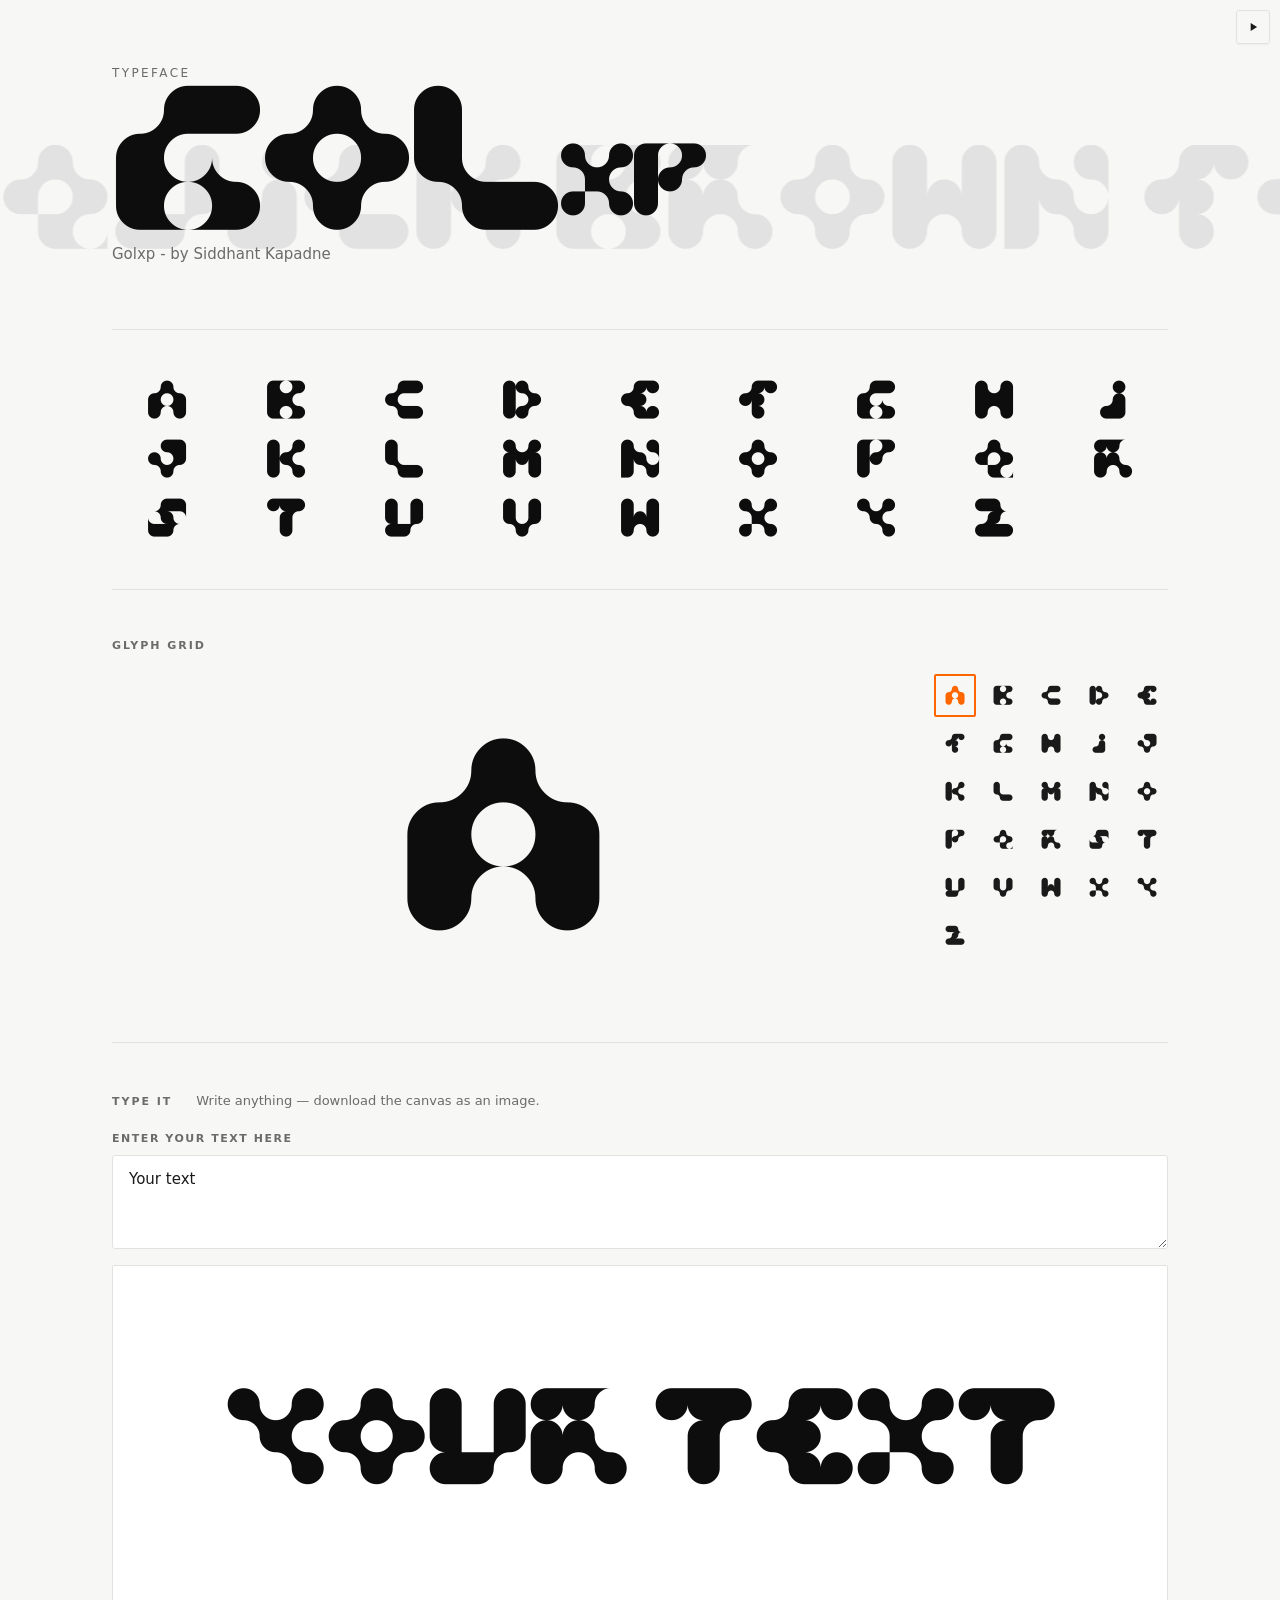
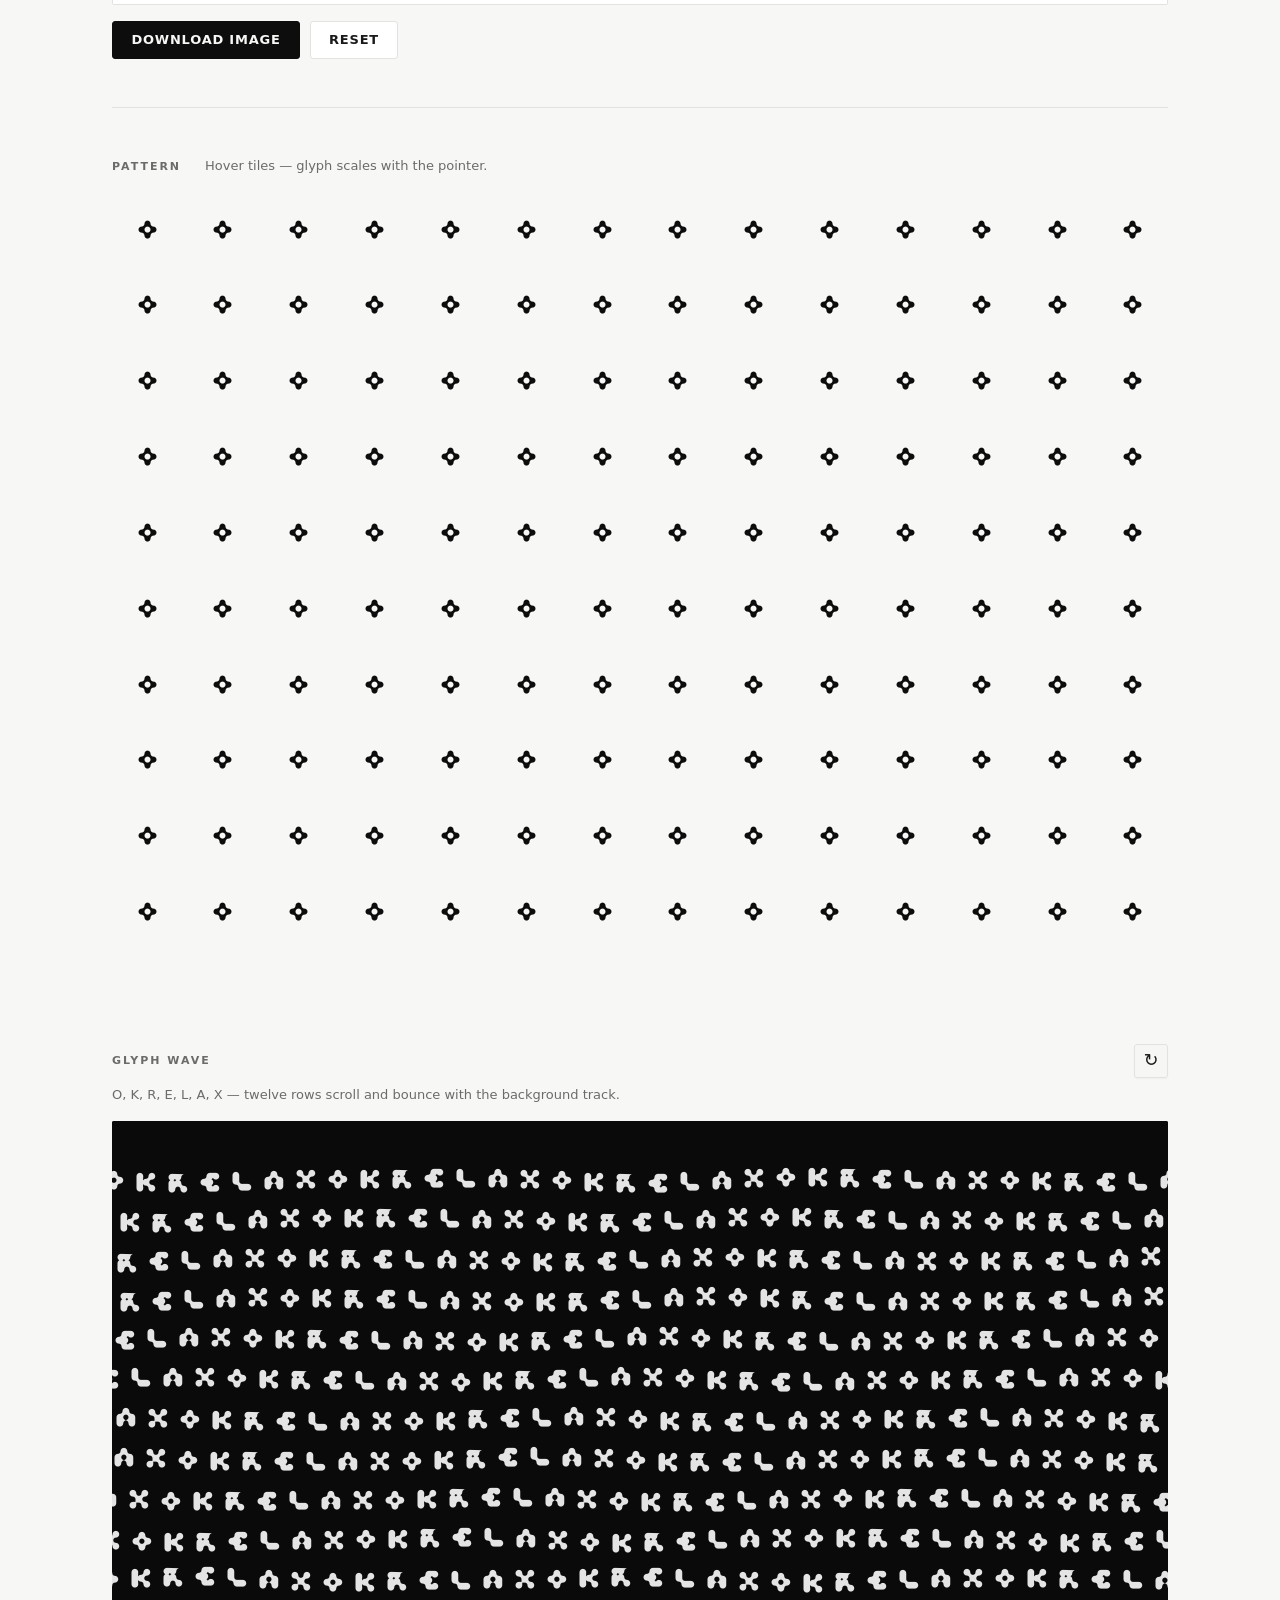
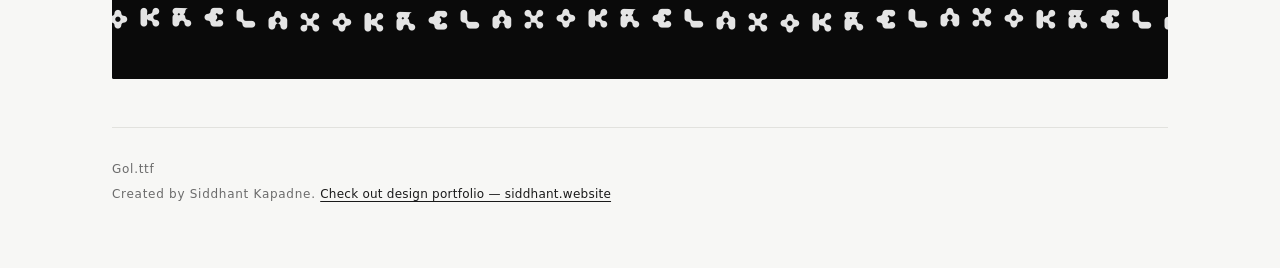
<file: index.html>
<!DOCTYPE html>
<html lang="en">
  <head>
    <meta charset="UTF-8" />
    <meta name="viewport" content="width=device-width, initial-scale=1.0" />
    <title>Golxp Typeface | Interactive specimen by Siddhant Kapadne</title>
    <meta
      name="description"
      content="Golxp is a display typeface by Siddhant Kapadne. Explore the Gol font specimen: glyph grid, glyph wave, audio-reactive motion, and Golxp branding in a minimal interactive site."
    />
    <meta name="author" content="Siddhant Kapadne" />
    <meta
      name="keywords"
      content="Golxp, Golxp typeface, Gol font, Golxp font, Siddhant Kapadne, typeface specimen, display font, interactive typography"
    />
    <meta name="robots" content="index, follow" />
    <meta name="theme-color" content="#f7f7f5" />
    <link rel="icon" href="favicon.svg" type="image/svg+xml" sizes="any" />
    <link rel="canonical" href="https://siddhantkapadne.github.io/GolxpTypeface/" />
    <meta property="og:type" content="website" />
    <meta property="og:site_name" content="Golxp Typeface" />
    <meta property="og:title" content="Golxp Typeface | Siddhant Kapadne" />
    <meta
      property="og:description"
      content="Interactive Golxp typeface specimen by designer Siddhant Kapadne — glyph grid, glyph wave, and Gol font showcase."
    />
    <meta property="og:url" content="https://siddhantkapadne.github.io/GolxpTypeface/" />
    <meta property="og:locale" content="en_US" />
    <meta name="twitter:card" content="summary" />
    <meta name="twitter:title" content="Golxp Typeface | Siddhant Kapadne" />
    <meta
      name="twitter:description"
      content="Interactive Golxp typeface specimen — glyph grid, glyph wave, and Gol font by Siddhant Kapadne."
    />
    <link rel="stylesheet" href="styles.css" />
    <script type="application/ld+json">
      {
        "@context": "https://schema.org",
        "@type": "WebPage",
        "name": "Golxp Typeface",
        "url": "https://siddhantkapadne.github.io/GolxpTypeface/",
        "description": "Interactive typeface specimen for Golxp (Gol) by Siddhant Kapadne, with glyph grid, glyph wave, and music-reactive visuals.",
        "inLanguage": "en",
        "author": {
          "@type": "Person",
          "name": "Siddhant Kapadne",
          "url": "https://siddhant.website"
        },
        "isPartOf": {
          "@type": "WebSite",
          "name": "Golxp Typeface",
          "url": "https://siddhantkapadne.github.io/GolxpTypeface/"
        },
        "about": {
          "@type": "CreativeWork",
          "name": "Golxp",
          "alternateName": ["Golxp typeface", "Gol font", "Golxp font"],
          "description": "Golxp display typeface and interactive digital specimen.",
          "author": {
            "@type": "Person",
            "name": "Siddhant Kapadne",
            "url": "https://siddhant.website"
          },
          "creator": {
            "@type": "Person",
            "name": "Siddhant Kapadne",
            "url": "https://siddhant.website"
          }
        }
      }
    </script>
  </head>
  <body>
    <audio
      id="type-music"
      src="TypeMusic.mp3"
      autoplay
      loop
      preload="auto"
      playsinline
    ></audio>
    <div class="music-control" id="music-control">
      <button
        type="button"
        id="music-toggle"
        class="music-toggle"
        aria-pressed="false"
        aria-label="Play background music"
      >
        <svg class="music-icon music-icon-play" width="14" height="14" viewBox="0 0 24 24" aria-hidden="true">
          <path fill="currentColor" d="M8 5v14l11-7z" />
        </svg>
        <svg class="music-icon music-icon-pause" width="14" height="14" viewBox="0 0 24 24" aria-hidden="true">
          <path fill="currentColor" d="M6 5h4v14H6V5zm8 0h4v14h-4V5z" />
        </svg>
      </button>
    </div>
    <main class="page">
      <header class="hero">
        <div class="hero-marquee" aria-hidden="true">
          <div class="hero-marquee-inner">
            <span class="hero-marquee-seg"></span>
            <span class="hero-marquee-seg"></span>
          </div>
        </div>
        <div class="hero-content">
          <p class="label">Typeface</p>
          <h1 class="type-name" data-text="Gol">Gol<span class="type-name-sub">xp</span></h1>
          <p class="tagline">Golxp - by Siddhant Kapadne</p>
        </div>
      </header>

      <section class="block glyph-rows-block">
        <div
          id="glyph-rows"
          class="glyph-rows"
          aria-label="Uppercase alphabet, three rows"
        ></div>
      </section>

      <section class="block glyph-specimen-block">
        <h2 class="section-title">Glyph grid</h2>
        <div class="glyph-browser" id="glyph-browser">
          <div class="glyph-preview">
            <span
              class="glyph-preview-char"
              id="glyph-preview-char"
              aria-live="polite"
              aria-atomic="true"
            >A</span>
          </div>
          <div
            id="glyph-grid"
            class="glyph-grid"
            role="group"
            aria-label="Uppercase letters, select to preview"
          ></div>
        </div>
      </section>

      <section class="block type-canvas-block">
        <div class="type-canvas-head">
          <h2 class="section-title">Type it</h2>
          <p class="hint">Write anything — download the canvas as an image.</p>
        </div>
        <label class="type-canvas-label" for="type-canvas-input">Enter your text here</label>
        <textarea
          id="type-canvas-input"
          class="type-canvas-input"
          rows="3"
          maxlength="280"
          placeholder="Type here…"
          spellcheck="false"
          autocomplete="off"
        >Your text</textarea>
        <div class="type-canvas-stage" id="type-canvas-stage">
          <canvas
            id="type-canvas"
            aria-label="Preview of typed text in Golxp"
          ></canvas>
        </div>
        <div class="type-canvas-actions">
          <button
            type="button"
            id="type-canvas-download"
            class="type-canvas-download"
          >
            Download image
          </button>
          <button
            type="button"
            id="type-canvas-reset"
            class="type-canvas-reset"
          >
            Reset
          </button>
        </div>
      </section>

      <section class="block interactive">
        <div class="interactive-head">
          <h2 class="section-title">Pattern</h2>
          <p class="hint">Hover tiles — glyph scales with the pointer.</p>
        </div>
        <div
          id="pattern"
          class="pattern"
          role="img"
          data-char="O"
          data-cols-wide="14"
          data-cols-narrow="8"
          data-rows-wide="10"
          data-rows-narrow="12"
          data-falloff="0.42"
          data-base-rem="1.1"
          data-max-rem="2.35"
          data-max-scale="1.65"
        ></div>
      </section>

      <section class="block wave-block" aria-label="Glyph wave animation">
        <div class="wave-head">
          <div class="wave-head-top">
            <h2 class="section-title">Glyph wave</h2>
            <button
              type="button"
              id="wave-track-btn"
              class="wave-track-btn"
              aria-label="Restart track from beginning"
            >
              <span class="wave-track-icon" aria-hidden="true">↻</span>
            </button>
          </div>
          <p class="wave-hint">
            O, K, R, E, L, A, X — twelve rows scroll and bounce with the background track.
          </p>
        </div>
        <div class="wave-stage" id="wave-stage">
          <canvas id="wave-canvas" aria-hidden="true"></canvas>
        </div>
      </section>

      <footer class="footer">
        <p class="footer-note">Gol.ttf</p>
        <p class="footer-credit">
          Created by Siddhant Kapadne.
          <a
            class="footer-link"
            href="https://siddhant.website"
            target="_blank"
            rel="noopener noreferrer"
            >Check out design portfolio — siddhant.website</a>
        </p>
      </footer>
    </main>
    <script src="app.js"></script>
  </body>
</html>
</file>
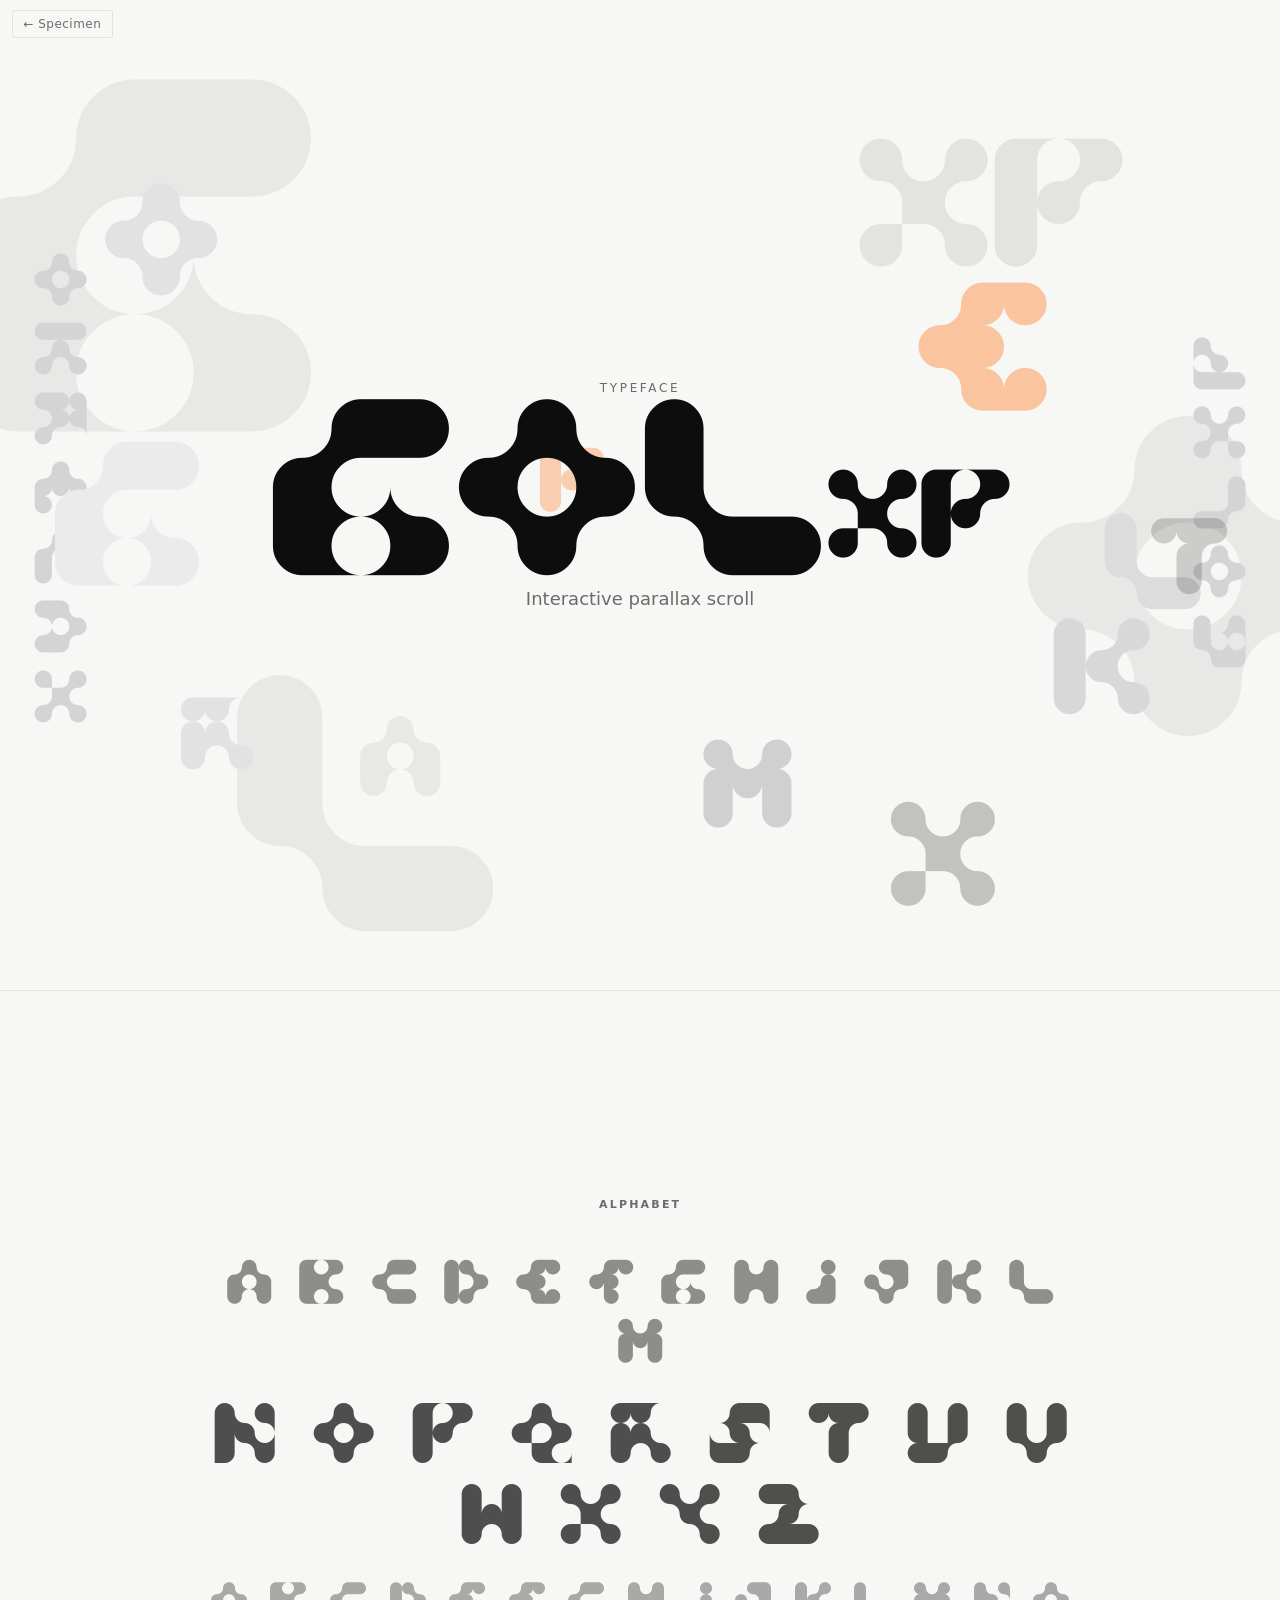
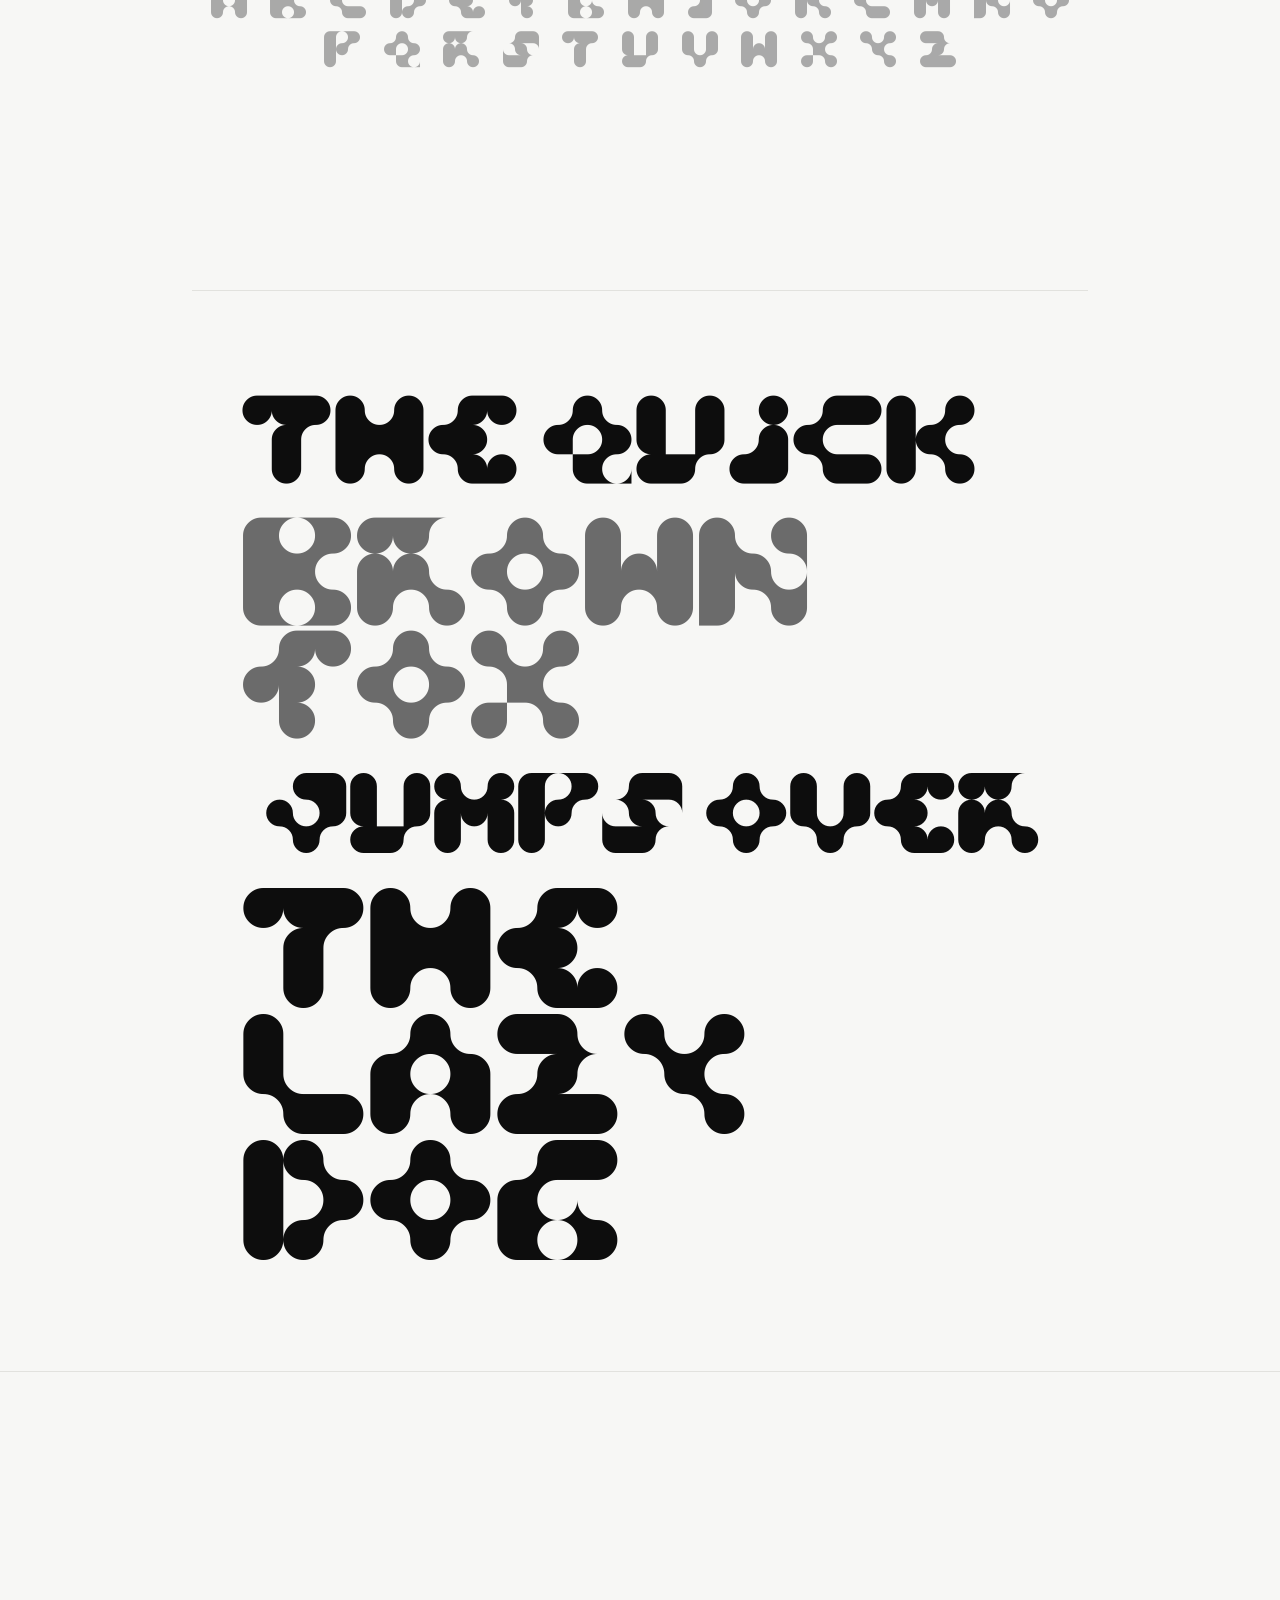
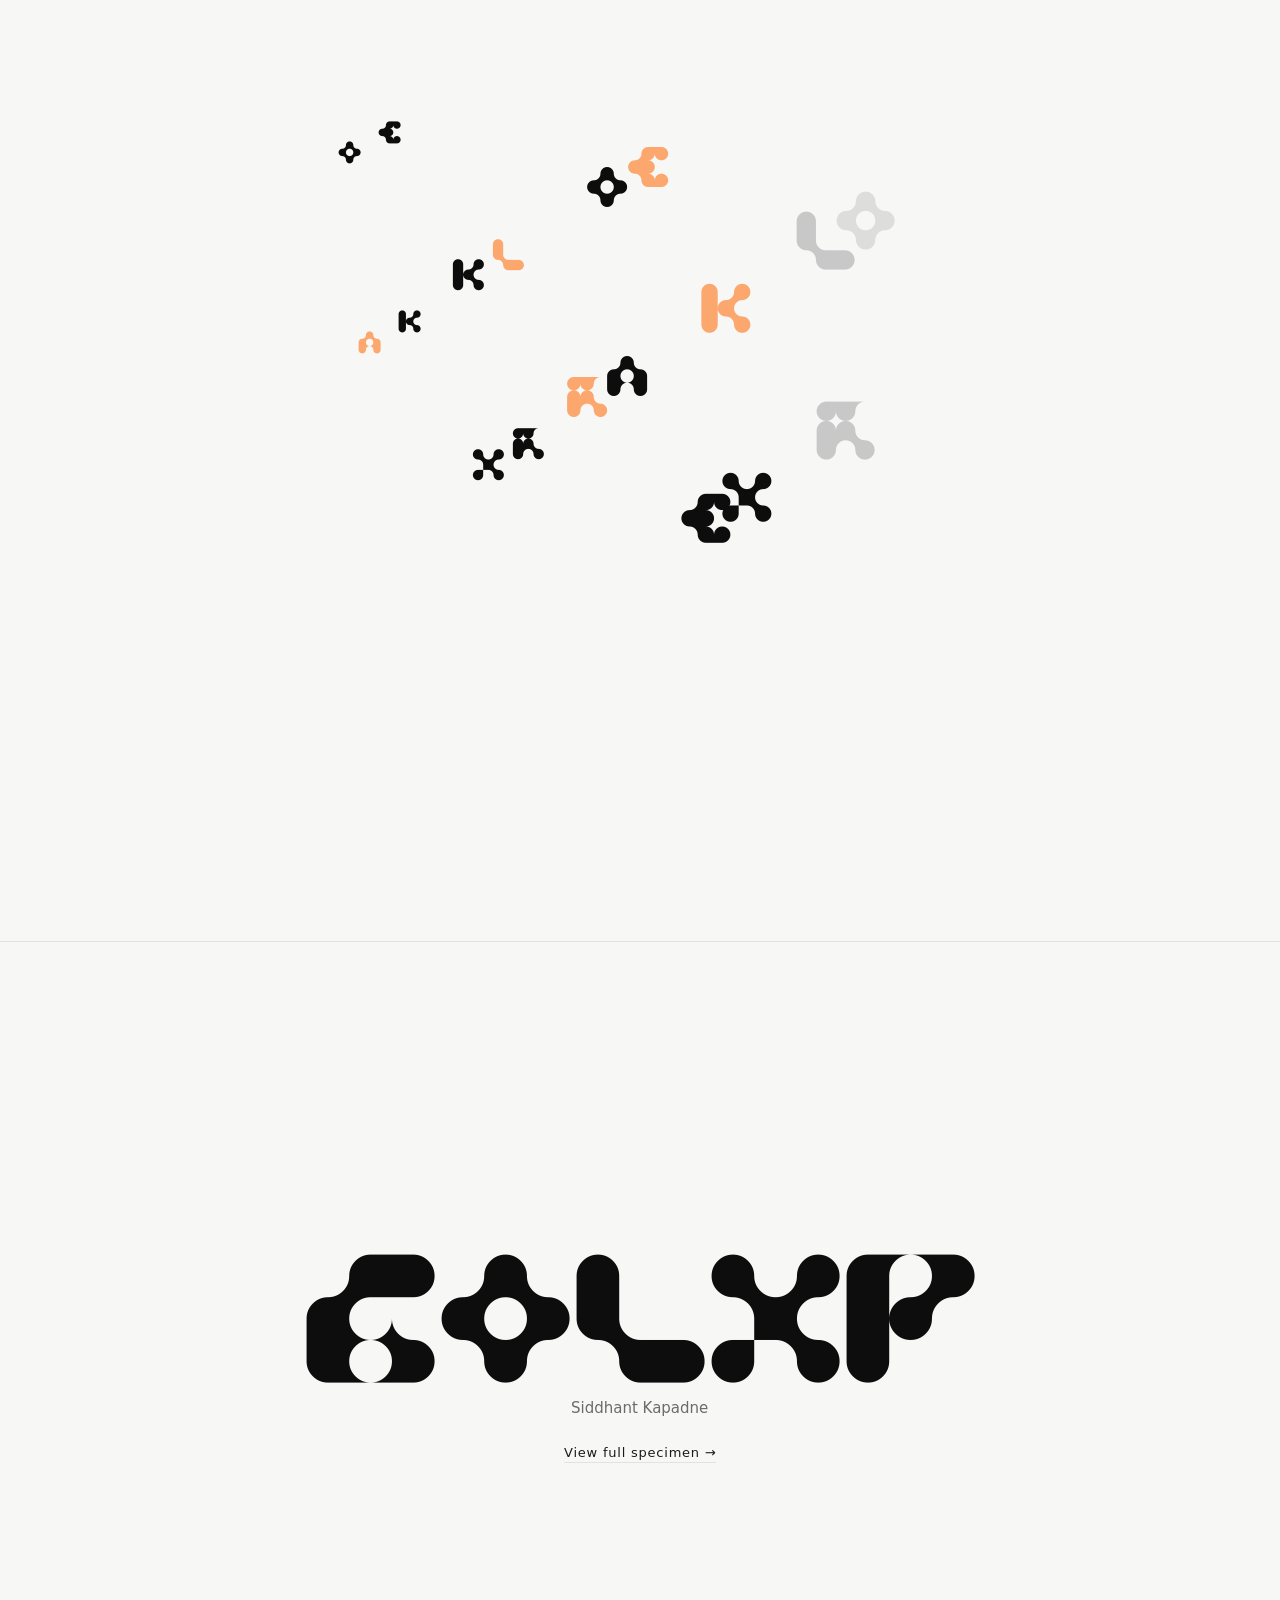
<file: GolXpInteractive.html>
<!DOCTYPE html>
<html lang="en">
  <head>
    <meta charset="UTF-8" />
    <meta name="viewport" content="width=device-width, initial-scale=1.0" />
    <title>GolXp Interactive | Parallax typeface — Siddhant Kapadne</title>
    <meta
      name="description"
      content="GolXp Interactive — a parallax scrolling experience showcasing the Gol typeface by Siddhant Kapadne."
    />
    <link rel="icon" href="favicon.svg" type="image/svg+xml" sizes="any" />
    <link rel="stylesheet" href="GolXpInteractive.css" />
  </head>
  <body class="plx-body">
    <a class="plx-back" href="index.html">← Specimen</a>

    <main class="plx-main" id="plx-main">
      <section class="plx-section plx-hero" aria-label="Golxp introduction">
        <div class="plx-hero-field" aria-hidden="true">
          <span class="plx-depth plx-depth-g" data-parallax="-0.07">G</span>
          <span class="plx-depth plx-depth-o" data-parallax="0.04">O</span>
          <span class="plx-depth plx-depth-l" data-parallax="0.09">L</span>
          <span class="plx-depth plx-depth-xp" data-parallax="0.14">xp</span>

          <span class="plx-hero-side plx-hero-side--left" data-parallax="0.13" data-parallax-base="translateY(-50%)">OKRELAX</span>
          <span class="plx-hero-side plx-hero-side--right" data-parallax="0.25" data-parallax-base="translateY(-50%) rotate(180deg)">GOLXP</span>

          <span class="plx-float plx-float-a" data-parallax="0.48">O</span>
          <span class="plx-float plx-float-b" data-parallax="-0.12">K</span>
          <span class="plx-float plx-float-c" data-parallax="0.32">R</span>
          <span class="plx-float plx-float-d" data-parallax="0.55">E</span>
          <span class="plx-float plx-float-e" data-parallax="0.62">L</span>
          <span class="plx-float plx-float-f" data-parallax="0.18">A</span>
          <span class="plx-float plx-float-g" data-parallax="0.41">X</span>
          <span class="plx-float plx-float-h" data-parallax="-0.05">G</span>
          <span class="plx-float plx-float-i" data-parallax="0.52">P</span>
          <span class="plx-float plx-float-k" data-parallax="0.67">T</span>
          <span class="plx-float plx-float-l" data-parallax="0.15">M</span>
        </div>

        <div class="plx-hero-core">
          <p class="plx-label" data-parallax="0.08">Typeface</p>
          <h1 class="plx-title">
            <span class="plx-title-main" data-parallax="0.22">Gol</span
            ><span class="plx-title-sub" data-parallax="0.38">xp</span>
          </h1>
          <p class="plx-sub" data-parallax="0.12">Interactive parallax scroll</p>
        </div>
      </section>

      <section class="plx-section plx-letters" aria-label="Letter layers">
        <h2 class="plx-section-title" data-parallax="0.06">Alphabet</h2>
        <div class="plx-letter-layer plx-letter-layer--slow" data-parallax="0.1">
          A B C D E F G H I J K L M
        </div>
        <div class="plx-letter-layer plx-letter-layer--mid" data-parallax="0.28">
          N O P Q R S T U V W X Y Z
        </div>
        <div class="plx-letter-layer plx-letter-layer--fast" data-parallax="0.46">
          a b c d e f g h i j k l m n o p q r s t u v w x y z
        </div>
      </section>

      <section class="plx-section plx-phrase" aria-label="Sample phrase layers">
        <p class="plx-phrase-line plx-phrase-1" data-parallax="0.14">The quick</p>
        <p class="plx-phrase-line plx-phrase-2" data-parallax="0.26">brown fox</p>
        <p class="plx-phrase-line plx-phrase-3" data-parallax="0.4">jumps over</p>
        <p class="plx-phrase-line plx-phrase-4" data-parallax="0.52">the lazy dog</p>
      </section>

      <section class="plx-section plx-mosaic" aria-label="OKRELAX mosaic">
        <div class="plx-mosaic-grid" id="plx-mosaic"></div>
      </section>

      <section class="plx-section plx-closer" aria-label="Closing">
        <p class="plx-closer-line" data-parallax="0.18">Golxp</p>
        <p class="plx-closer-credit" data-parallax="0.3">Siddhant Kapadne</p>
        <a class="plx-closer-link" href="index.html" data-parallax="0.42">View full specimen →</a>
      </section>
    </main>

    <script src="GolXpInteractive.js"></script>
  </body>
</html>
</file>
<file: styles.css>
@font-face {
  font-family: "Gol";
  src: url("Gol.ttf") format("truetype");
  font-weight: normal;
  font-style: normal;
  font-display: swap;
}

:root {
  --bg: #f7f7f5;
  --fg: #1a1a1a;
  --muted: #6b6b6b;
  --line: #e2e2de;
  --accent: #0d0d0d;
  --interactive: #ff6600;
}

*,
*::before,
*::after {
  box-sizing: border-box;
}

html {
  font-size: 16px;
  -webkit-font-smoothing: antialiased;
  -webkit-text-size-adjust: 100%;
  text-size-adjust: 100%;
}

body {
  margin: 0;
  min-height: 100vh;
  background: var(--bg);
  color: var(--fg);
  font-family: system-ui, -apple-system, "Segoe UI", sans-serif;
  line-height: 1.5;
}

.music-control {
  position: fixed;
  top: 0.65rem;
  right: 0.65rem;
  z-index: 200;
}

.music-toggle {
  display: flex;
  align-items: center;
  justify-content: center;
  width: 2.125rem;
  height: 2.125rem;
  padding: 0;
  border: 1px solid var(--line);
  border-radius: 3px;
  background: rgba(247, 247, 245, 0.92);
  color: var(--fg);
  cursor: pointer;
  box-shadow: 0 1px 2px rgba(0, 0, 0, 0.04);
  transition: background 0.15s ease, border-color 0.15s ease, color 0.15s ease;
}

.music-toggle:hover {
  background: #fff;
  border-color: #d4d4d0;
}

.music-toggle:focus {
  outline: none;
}

.music-toggle:focus-visible {
  outline: 2px solid var(--interactive);
  outline-offset: 2px;
}

.music-control.is-playing .music-toggle {
  color: var(--interactive);
  border-color: rgba(255, 102, 0, 0.45);
}

.music-icon {
  display: block;
}

.music-icon-pause {
  display: none;
}

.music-control.is-playing .music-icon-play {
  display: none;
}

.music-control.is-playing .music-icon-pause {
  display: block;
}

.page {
  max-width: 72rem;
  margin: 0 auto;
  padding: clamp(2rem, 5vw, 4rem) clamp(1.25rem, 4vw, 3rem) 4rem;
}

.hero {
  position: relative;
  overflow: visible;
  padding-bottom: clamp(2.5rem, 6vw, 4rem);
  border-bottom: 1px solid var(--line);
}

.hero-marquee {
  position: absolute;
  left: 50%;
  margin-left: -50vw;
  top: 50%;
  width: 100vw;
  max-width: none;
  transform: translateY(-50%);
  z-index: 0;
  pointer-events: none;
  overflow: hidden;
}

.hero-marquee-inner {
  display: flex;
  width: max-content;
  animation: hero-marquee-scroll 150s linear infinite;
  will-change: transform;
}

.hero-marquee-seg {
  flex-shrink: 0;
  padding-right: 2rem;
  font-family: "Gol", serif;
  font-size: clamp(2.75rem, 10vw, 6.5rem);
  font-weight: 400;
  line-height: 1;
  letter-spacing: 0.02em;
  white-space: nowrap;
  color: #e2e2e2;
}

@keyframes hero-marquee-scroll {
  from {
    transform: translateX(0);
  }
  to {
    transform: translateX(-50%);
  }
}

@media (prefers-reduced-motion: reduce) {
  .hero-marquee-inner {
    animation: none;
    transform: translateX(0);
  }
}

.hero-content {
  position: relative;
  z-index: 1;
}

.label {
  margin: 0 0 0.5rem;
  font-size: 0.75rem;
  letter-spacing: 0.2em;
  text-transform: uppercase;
  color: var(--muted);
}

.type-name {
  margin: 0;
  font-family: "Gol", serif;
  font-size: clamp(4rem, 14vw, 9rem);
  font-weight: 400;
  line-height: 0.95;
  letter-spacing: -0.02em;
  color: var(--accent);
}

.type-name-sub {
  font-size: 0.5em;
  color: var(--accent);
}

.tagline {
  margin: 1rem 0 0;
  font-size: 0.9375rem;
  color: var(--muted);
}

.block {
  padding: clamp(2rem, 5vw, 3rem) 0;
  border-bottom: 1px solid var(--line);
}

.section-title {
  margin: 0 0 1.25rem;
  font-size: 0.6875rem;
  font-weight: 600;
  letter-spacing: 0.18em;
  text-transform: uppercase;
  color: var(--muted);
}

.sample-line {
  margin: 0 0 1rem;
  font-family: "Gol", serif;
  font-size: clamp(1.25rem, 2.8vw, 2rem);
  line-height: 1.45;
  max-width: 48ch;
}

.sample-line:last-child {
  margin-bottom: 0;
}

.sample-line.alt {
  color: var(--muted);
  font-size: clamp(1rem, 2vw, 1.5rem);
}

.glyph-rows {
  display: grid;
  grid-template-columns: repeat(9, minmax(0, 1fr));
  gap: clamp(0.35rem, 2vw, 0.85rem) clamp(0.15rem, 1.2vw, 0.45rem);
  width: 100%;
  font-family: "Gol", serif;
  font-size: clamp(1.25rem, 3.5vw, 2.35rem);
  line-height: 1.2;
  color: var(--accent);
  text-align: center;
}

.glyph-rows-char {
  display: flex;
  align-items: center;
  justify-content: center;
  min-width: 0;
  user-select: none;
}

.glyph-browser {
  display: grid;
  grid-template-columns: minmax(0, 1fr) auto;
  gap: clamp(1.25rem, 3vw, 2.75rem);
  align-items: stretch;
}

@media (max-width: 720px) {
  .glyph-browser {
    grid-template-columns: 1fr;
  }
}

.glyph-preview {
  display: flex;
  align-items: center;
  justify-content: center;
  min-height: clamp(11rem, 32vw, 20rem);
  padding: clamp(1rem, 3vw, 2.5rem);
  background: transparent;
  border: none;
}

.glyph-preview-char {
  font-family: "Gol", serif;
  font-size: clamp(5rem, 20vw, 12rem);
  font-weight: 400;
  line-height: 1;
  color: var(--accent);
  user-select: none;
}

.glyph-grid {
  display: grid;
  grid-template-columns: repeat(5, minmax(2.35rem, 2.65rem));
  gap: 0.35rem;
  align-self: start;
  background: transparent;
  border: none;
}

.glyph-grid-btn {
  aspect-ratio: 1;
  display: flex;
  align-items: center;
  justify-content: center;
  margin: 0;
  padding: 0;
  border: none;
  border-radius: 2px;
  background: transparent;
  color: var(--fg);
  font-family: "Gol", serif;
  font-size: 1.2rem;
  line-height: 1;
  cursor: pointer;
  user-select: none;
  transition: opacity 0.12s ease, box-shadow 0.12s ease, color 0.12s ease;
}

.glyph-grid-btn:hover {
  opacity: 0.55;
}

.glyph-grid-btn:focus {
  outline: none;
}

.glyph-grid-btn:focus-visible {
  outline: 2px solid var(--interactive);
  outline-offset: -2px;
  z-index: 1;
  position: relative;
}

.glyph-grid-btn.is-selected {
  opacity: 1;
  color: var(--interactive);
  box-shadow: inset 0 0 0 2px var(--interactive);
}

.glyph-grid-btn.is-selected:hover {
  opacity: 1;
}

.type-canvas-head {
  display: flex;
  flex-wrap: wrap;
  align-items: baseline;
  gap: 0.75rem 1.5rem;
  margin-bottom: 1.25rem;
}

.type-canvas-head .section-title {
  margin-bottom: 0;
}

.type-canvas-label {
  display: block;
  margin: 0 0 0.45rem;
  font-size: 0.6875rem;
  font-weight: 600;
  letter-spacing: 0.14em;
  text-transform: uppercase;
  color: var(--muted);
}

.type-canvas-input {
  display: block;
  width: 100%;
  margin: 0 0 1rem;
  padding: 0.85rem 1rem;
  border: 1px solid var(--line);
  border-radius: 3px;
  background: #fff;
  color: var(--fg);
  font-family: inherit;
  font-size: 0.9375rem;
  line-height: 1.45;
  resize: vertical;
  min-height: 4.5rem;
}

.type-canvas-input::placeholder {
  color: #b0b0ab;
}

.type-canvas-input:focus {
  outline: none;
  border-color: var(--interactive);
  box-shadow: 0 0 0 2px rgba(255, 102, 0, 0.18);
}

.type-canvas-stage {
  position: relative;
  width: 100%;
  height: clamp(220px, 38vw, 340px);
  background: #fff;
  border: 1px solid var(--line);
  border-radius: 2px;
  overflow: hidden;
}

#type-canvas {
  display: block;
  width: 100%;
  height: 100%;
}

.type-canvas-actions {
  display: flex;
  flex-wrap: wrap;
  align-items: center;
  gap: 0.6rem;
  margin-top: 1rem;
}

.type-canvas-download,
.type-canvas-reset {
  appearance: none;
  -webkit-appearance: none;
  margin: 0;
  padding: 0.65rem 1.15rem;
  border-radius: 3px;
  font-family: inherit;
  font-size: 0.8125rem;
  font-weight: 600;
  letter-spacing: 0.06em;
  text-transform: uppercase;
  cursor: pointer;
  transition: background 0.15s ease, border-color 0.15s ease, color 0.15s ease;
}

.type-canvas-download {
  border: 1px solid var(--accent);
  background: var(--accent);
  color: #f7f7f5;
}

.type-canvas-download:hover {
  background: var(--interactive);
  border-color: var(--interactive);
  color: #fff;
}

.type-canvas-reset {
  border: 1px solid var(--line);
  background: #fff;
  color: var(--fg);
}

.type-canvas-reset:hover {
  border-color: #d4d4d0;
  background: var(--bg);
}

.type-canvas-download:focus,
.type-canvas-reset:focus {
  outline: none;
}

.type-canvas-download:focus-visible,
.type-canvas-reset:focus-visible {
  outline: 2px solid var(--interactive);
  outline-offset: 2px;
}

.interactive {
  border-bottom: none;
}

.interactive-head {
  display: flex;
  flex-wrap: wrap;
  align-items: baseline;
  gap: 0.75rem 1.5rem;
  margin-bottom: 1.25rem;
}

.interactive-head .section-title {
  margin-bottom: 0;
}

.hint {
  margin: 0;
  font-size: 0.8125rem;
  color: var(--muted);
}

.pattern {
  display: grid;
  gap: 0.35rem;
  padding: 0;
  background: transparent;
  border: none;
  touch-action: manipulation;
}

.pattern-cell {
  appearance: none;
  -webkit-appearance: none;
  border: none;
  padding: 0;
  margin: 0;
  background: transparent;
  position: relative;
  aspect-ratio: 1;
  display: flex;
  align-items: center;
  justify-content: center;
  cursor: crosshair;
  overflow: hidden;
  color: inherit;
  font: inherit;
}

.pattern-cell:focus {
  outline: none;
}

.pattern-cell:focus-visible {
  outline: 2px solid var(--accent);
  outline-offset: -2px;
  z-index: 1;
}

.pattern-glyph {
  font-family: "Gol", serif;
  font-size: var(--glyph-size, 1.1rem);
  line-height: 1;
  color: var(--accent);
  transform: scale(var(--glyph-scale, 1));
  transition: transform 0.35s cubic-bezier(0.22, 1, 0.36, 1),
    font-size 0.35s cubic-bezier(0.22, 1, 0.36, 1);
  will-change: transform, font-size;
  pointer-events: none;
}

.wave-head {
  margin-bottom: 1rem;
}

.wave-head-top {
  display: flex;
  align-items: center;
  justify-content: space-between;
  gap: 1rem;
}

.wave-head-top .section-title {
  margin: 0;
}

.wave-track-btn {
  flex-shrink: 0;
  display: flex;
  align-items: center;
  justify-content: center;
  width: 2.125rem;
  height: 2.125rem;
  padding: 0;
  border: 1px solid var(--line);
  border-radius: 3px;
  background: rgba(247, 247, 245, 0.92);
  color: var(--fg);
  cursor: pointer;
  box-shadow: 0 1px 2px rgba(0, 0, 0, 0.04);
  transition: background 0.15s ease, border-color 0.15s ease, color 0.15s ease;
}

.wave-track-btn:hover {
  background: #fff;
  border-color: #d4d4d0;
}

.wave-track-btn:focus {
  outline: none;
}

.wave-track-btn:focus-visible {
  outline: 2px solid var(--interactive);
  outline-offset: 2px;
}

.wave-track-icon {
  display: block;
  font-size: 1.1rem;
  line-height: 1;
  font-family: system-ui, -apple-system, sans-serif;
}

.wave-hint {
  margin: 0.5rem 0 0;
  font-size: 0.8125rem;
  color: var(--muted);
  max-width: 40rem;
  line-height: 1.45;
}

.wave-stage {
  position: relative;
  width: 100%;
  height: clamp(400px, 62vh, 680px);
  background: #0c0c0c;
  border-radius: 2px;
  overflow: hidden;
}

#wave-canvas {
  display: block;
  position: absolute;
  left: 0;
  top: 0;
  width: 100%;
  height: 100%;
}

.footer {
  padding-top: 2rem;
  font-size: 0.75rem;
  color: var(--muted);
  letter-spacing: 0.06em;
  display: flex;
  flex-direction: column;
  gap: 0.45rem;
}

.footer-note {
  margin: 0;
}

.footer-credit {
  margin: 0;
  line-height: 1.55;
  max-width: 36rem;
}

.footer-link {
  color: var(--fg);
  text-decoration: underline;
  text-underline-offset: 3px;
  text-decoration-thickness: 1px;
  letter-spacing: 0.02em;
}

.footer-link:hover {
  color: var(--interactive);
}

/* ——— Mobile & small screens ——— */
@media (max-width: 720px) {
  body {
    overflow-x: hidden;
  }

  .interactive {
    display: none !important;
  }

  .page {
    padding-top: 1.25rem;
    padding-bottom: 2.5rem;
    padding-left: max(1rem, env(safe-area-inset-left, 0px));
    padding-right: max(1rem, env(safe-area-inset-right, 0px));
  }

  .music-control {
    top: max(0.5rem, env(safe-area-inset-top, 0px));
    right: max(0.5rem, env(safe-area-inset-right, 0px));
  }

  .hero {
    padding-bottom: 1.75rem;
  }

  .type-name {
    font-size: clamp(3rem, 17vw, 7.5rem);
  }

  .tagline {
    font-size: 0.875rem;
    line-height: 1.45;
  }

  .block {
    padding: 1.35rem 0;
  }

  .glyph-rows {
    font-size: clamp(0.78rem, 2.6vw, 1.3rem);
    gap: 0.22rem 0.1rem;
  }

  .glyph-preview {
    min-height: 9rem;
    padding: 0.75rem 0.25rem;
  }

  .glyph-preview-char {
    font-size: clamp(3.25rem, 20vw, 6.5rem);
  }

  .glyph-grid {
    grid-template-columns: repeat(5, minmax(0, 1fr));
    width: 100%;
    max-width: 100%;
    justify-self: stretch;
  }

  .glyph-grid-btn {
    font-size: clamp(0.9rem, 3.8vw, 1.1rem);
  }

  .type-canvas-stage {
    height: clamp(180px, 52vw, 280px);
  }

  .type-canvas-input {
    font-size: 1rem;
  }

  .wave-head-top .section-title {
    min-width: 0;
    flex: 1;
    line-height: 1.25;
  }

  .wave-hint {
    font-size: 0.78rem;
  }

  .wave-stage {
    height: clamp(240px, 48vh, 520px);
  }

  .footer {
    padding-top: 1.5rem;
    font-size: 0.8125rem;
  }

  .footer-credit {
    max-width: none;
  }

  .footer-link {
    word-break: break-word;
  }
}

@media (max-width: 400px) {
  .wave-head-top {
    flex-wrap: wrap;
    row-gap: 0.65rem;
  }

  .wave-track-btn {
    margin-left: auto;
  }
}
</file>
<file: GolXpInteractive.css>
@font-face {
  font-family: "Gol";
  src: url("Gol.ttf") format("truetype");
  font-weight: normal;
  font-style: normal;
  font-display: swap;
}

:root {
  --bg: #f7f7f5;
  --fg: #1a1a1a;
  --muted: #6b6b6b;
  --line: #e2e2de;
  --accent: #0d0d0d;
  --interactive: #ff6600;
}

*,
*::before,
*::after {
  box-sizing: border-box;
}

html {
  scroll-behavior: smooth;
}

.plx-body {
  margin: 0;
  background: var(--bg);
  color: var(--fg);
  font-family: system-ui, -apple-system, "Segoe UI", sans-serif;
  overflow-x: hidden;
}

.plx-back {
  position: fixed;
  top: max(0.65rem, env(safe-area-inset-top, 0px));
  left: max(0.75rem, env(safe-area-inset-left, 0px));
  z-index: 100;
  padding: 0.35rem 0.65rem;
  font-size: 0.75rem;
  letter-spacing: 0.04em;
  text-decoration: none;
  color: var(--muted);
  background: rgba(247, 247, 245, 0.9);
  border: 1px solid var(--line);
  border-radius: 3px;
}

.plx-back:hover {
  color: var(--fg);
}

.plx-main {
  position: relative;
}

.plx-section {
  position: relative;
  min-height: 100vh;
  min-height: 100svh;
  display: flex;
  flex-direction: column;
  align-items: center;
  justify-content: center;
  padding: clamp(3rem, 10vh, 6rem) clamp(1.25rem, 5vw, 3rem);
  overflow: hidden;
}

.plx-section + .plx-section {
  border-top: 1px solid var(--line);
}

[data-parallax] {
  will-change: transform;
}

/* Hero */
.plx-hero {
  min-height: 110vh;
  min-height: 110svh;
}

.plx-hero-field {
  position: absolute;
  inset: 0;
  pointer-events: none;
  z-index: 0;
}

.plx-hero-core {
  position: relative;
  z-index: 2;
  text-align: center;
}

.plx-depth {
  position: absolute;
  font-family: "Gol", serif;
  font-weight: 400;
  line-height: 1;
  color: var(--accent);
  opacity: 0.06;
  user-select: none;
}

.plx-depth-g {
  top: 8%;
  left: -4%;
  font-size: clamp(8rem, 38vw, 22rem);
}

.plx-depth-o {
  top: 42%;
  right: -6%;
  font-size: clamp(7rem, 34vw, 20rem);
}

.plx-depth-l {
  bottom: 6%;
  left: 18%;
  font-size: clamp(6rem, 28vw, 16rem);
}

.plx-depth-xp {
  top: 14%;
  right: 12%;
  font-size: clamp(3rem, 14vw, 8rem);
  opacity: 0.08;
}

.plx-hero-strip {
  position: absolute;
  left: 50%;
  width: 120vw;
  margin: 0;
  font-family: "Gol", serif;
  font-weight: 400;
  text-align: center;
  white-space: nowrap;
  color: var(--accent);
  opacity: 0.14;
  transform: translateX(-50%);
  letter-spacing: 0.12em;
  word-spacing: 0.35em;
}

.plx-hero-strip--top {
  top: 10%;
  font-size: clamp(1.25rem, 3.8vw, 2.5rem);
}

.plx-hero-strip--bottom {
  bottom: 12%;
  font-size: clamp(1rem, 3vw, 2rem);
  opacity: 0.1;
  color: var(--muted);
}

.plx-hero-side {
  position: absolute;
  font-family: "Gol", serif;
  font-weight: 400;
  font-size: clamp(1.75rem, 5vw, 3.25rem);
  letter-spacing: 0.28em;
  color: #d4d4d4;
  writing-mode: vertical-rl;
  text-orientation: mixed;
  user-select: none;
}

.plx-hero-side--left {
  top: 50%;
  left: clamp(0.5rem, 3vw, 2rem);
}

.plx-hero-side--right {
  top: 50%;
  right: clamp(0.5rem, 3vw, 2rem);
}

.plx-label {
  margin: 0 0 0.75rem;
  font-size: 0.75rem;
  letter-spacing: 0.22em;
  text-transform: uppercase;
  color: var(--muted);
}

.plx-title {
  margin: 0;
  font-family: "Gol", serif;
  line-height: 0.92;
  color: var(--accent);
}

.plx-title-main {
  display: inline-block;
  font-size: clamp(4.5rem, 22vw, 11rem);
  font-weight: 400;
}

.plx-title-sub {
  display: inline-block;
  font-size: clamp(2.25rem, 11vw, 5.5rem);
  font-weight: 400;
}

.plx-sub {
  margin: 1.25rem 0 0;
  font-size: clamp(0.875rem, 2.5vw, 1.125rem);
  color: var(--muted);
}

.plx-float {
  position: absolute;
  font-family: "Gol", serif;
  font-weight: 400;
  color: #e2e2e2;
  user-select: none;
  pointer-events: none;
}

.plx-float-a {
  top: 18%;
  left: 8%;
  font-size: clamp(3rem, 12vw, 7rem);
}

.plx-float-b {
  top: 62%;
  right: 10%;
  font-size: clamp(2.5rem, 10vw, 6rem);
  color: #d8d8d8;
}

.plx-float-c {
  bottom: 22%;
  left: 14%;
  font-size: clamp(2rem, 8vw, 4.5rem);
}

.plx-float-d {
  top: 28%;
  right: 18%;
  font-size: clamp(3.5rem, 14vw, 8rem);
  color: var(--interactive);
  opacity: 0.35;
}

.plx-float-e {
  bottom: 38%;
  right: 6%;
  font-size: clamp(2.75rem, 11vw, 6rem);
  color: #dcdcdc;
}

.plx-float-f {
  top: 72%;
  left: 28%;
  font-size: clamp(2.25rem, 9vw, 5rem);
  opacity: 0.7;
}

.plx-float-g {
  bottom: 8%;
  right: 22%;
  font-size: clamp(3rem, 12vw, 6.5rem);
  color: var(--accent);
  opacity: 0.22;
}

.plx-float-h {
  top: 44%;
  left: 4%;
  font-size: clamp(4rem, 16vw, 9rem);
  color: #ebebeb;
}

.plx-float-i {
  bottom: 48%;
  left: 42%;
  font-size: clamp(1.75rem, 7vw, 4rem);
  color: var(--interactive);
  opacity: 0.28;
}

.plx-float-j {
  top: 8%;
  left: 38%;
  font-size: clamp(1.5rem, 5.5vw, 3.25rem);
  color: var(--muted);
  opacity: 0.55;
}

.plx-float-k {
  top: 52%;
  right: 4%;
  font-size: clamp(2rem, 8vw, 4.75rem);
  color: var(--accent);
  opacity: 0.18;
}

.plx-float-l {
  bottom: 16%;
  right: 38%;
  font-size: clamp(2.5rem, 10vw, 5.5rem);
  color: #d0d0d0;
}

/* Alphabet layers */
.plx-section-title {
  margin: 0 0 2rem;
  font-size: 0.6875rem;
  font-weight: 600;
  letter-spacing: 0.2em;
  text-transform: uppercase;
  color: var(--muted);
}

.plx-letter-layer {
  width: 100%;
  max-width: 56rem;
  margin: 0.65rem 0;
  font-family: "Gol", serif;
  text-align: center;
  line-height: 1.35;
  color: var(--accent);
  word-spacing: 0.35em;
}

.plx-letter-layer--slow {
  font-size: clamp(1.5rem, 4.5vw, 2.75rem);
  opacity: 0.45;
}

.plx-letter-layer--mid {
  font-size: clamp(2rem, 6vw, 3.75rem);
  opacity: 0.72;
}

.plx-letter-layer--fast {
  font-size: clamp(1.25rem, 3.5vw, 2.25rem);
  opacity: 0.55;
  color: var(--muted);
}

/* Phrase */
.plx-phrase {
  min-height: 120vh;
  min-height: 120svh;
  align-items: flex-start;
  max-width: 56rem;
  margin: 0 auto;
}

.plx-phrase-line {
  margin: 0.15em 0;
  font-family: "Gol", serif;
  font-weight: 400;
  line-height: 1.05;
  color: var(--accent);
}

.plx-phrase-1 {
  font-size: clamp(2.25rem, 9vw, 5.5rem);
  align-self: flex-start;
}

.plx-phrase-2 {
  font-size: clamp(2.75rem, 11vw, 6.75rem);
  align-self: center;
  color: var(--muted);
}

.plx-phrase-3 {
  font-size: clamp(2rem, 8vw, 5rem);
  align-self: flex-end;
}

.plx-phrase-4 {
  font-size: clamp(3rem, 12vw, 7.5rem);
  align-self: center;
}

/* Mosaic */
.plx-mosaic {
  min-height: 130vh;
  min-height: 130svh;
}

.plx-mosaic-grid {
  position: relative;
  width: min(100%, 42rem);
  height: min(70vh, 32rem);
}

.plx-mosaic-cell {
  position: absolute;
  font-family: "Gol", serif;
  font-weight: 400;
  line-height: 1;
  color: var(--accent);
  user-select: none;
}

.plx-mosaic-cell:nth-child(3n) {
  color: var(--interactive);
  opacity: 0.55;
}

.plx-mosaic-cell:nth-child(5n) {
  color: #c8c8c8;
}

/* Closer */
.plx-closer {
  min-height: 90vh;
  min-height: 90svh;
  padding-bottom: 4rem;
}

.plx-closer-line {
  margin: 0;
  font-family: "Gol", serif;
  font-size: clamp(3.5rem, 14vw, 8rem);
  line-height: 1;
  color: var(--accent);
}

.plx-closer-credit {
  margin: 1rem 0 0;
  font-size: 0.9375rem;
  color: var(--muted);
}

.plx-closer-link {
  margin-top: 1.75rem;
  font-size: 0.8125rem;
  letter-spacing: 0.06em;
  text-decoration: none;
  color: var(--fg);
  border-bottom: 1px solid var(--line);
  padding-bottom: 0.15rem;
}

.plx-closer-link:hover {
  color: var(--interactive);
  border-color: var(--interactive);
}

@media (max-width: 720px) {
  .plx-depth-xp,
  .plx-hero-side,
  .plx-float-j,
  .plx-float-k,
  .plx-float-l {
    display: none;
  }

  .plx-hero-strip {
    width: 140vw;
    letter-spacing: 0.06em;
    word-spacing: 0.15em;
  }

  .plx-hero-strip--top {
    font-size: clamp(0.875rem, 3.2vw, 1.25rem);
  }

  .plx-hero-strip--bottom {
    font-size: clamp(0.75rem, 2.8vw, 1rem);
  }

  .plx-float {
    opacity: 0.85;
  }

  .plx-letter-layer {
    word-spacing: 0.15em;
    line-height: 1.5;
  }

  .plx-phrase-line {
    align-self: center !important;
    text-align: center;
    width: 100%;
  }

  .plx-mosaic-grid {
    height: min(55vh, 22rem);
  }
}

@media (prefers-reduced-motion: reduce) {
  html {
    scroll-behavior: auto;
  }

  [data-parallax] {
    transform: none !important;
    will-change: auto;
  }
}
</file>
